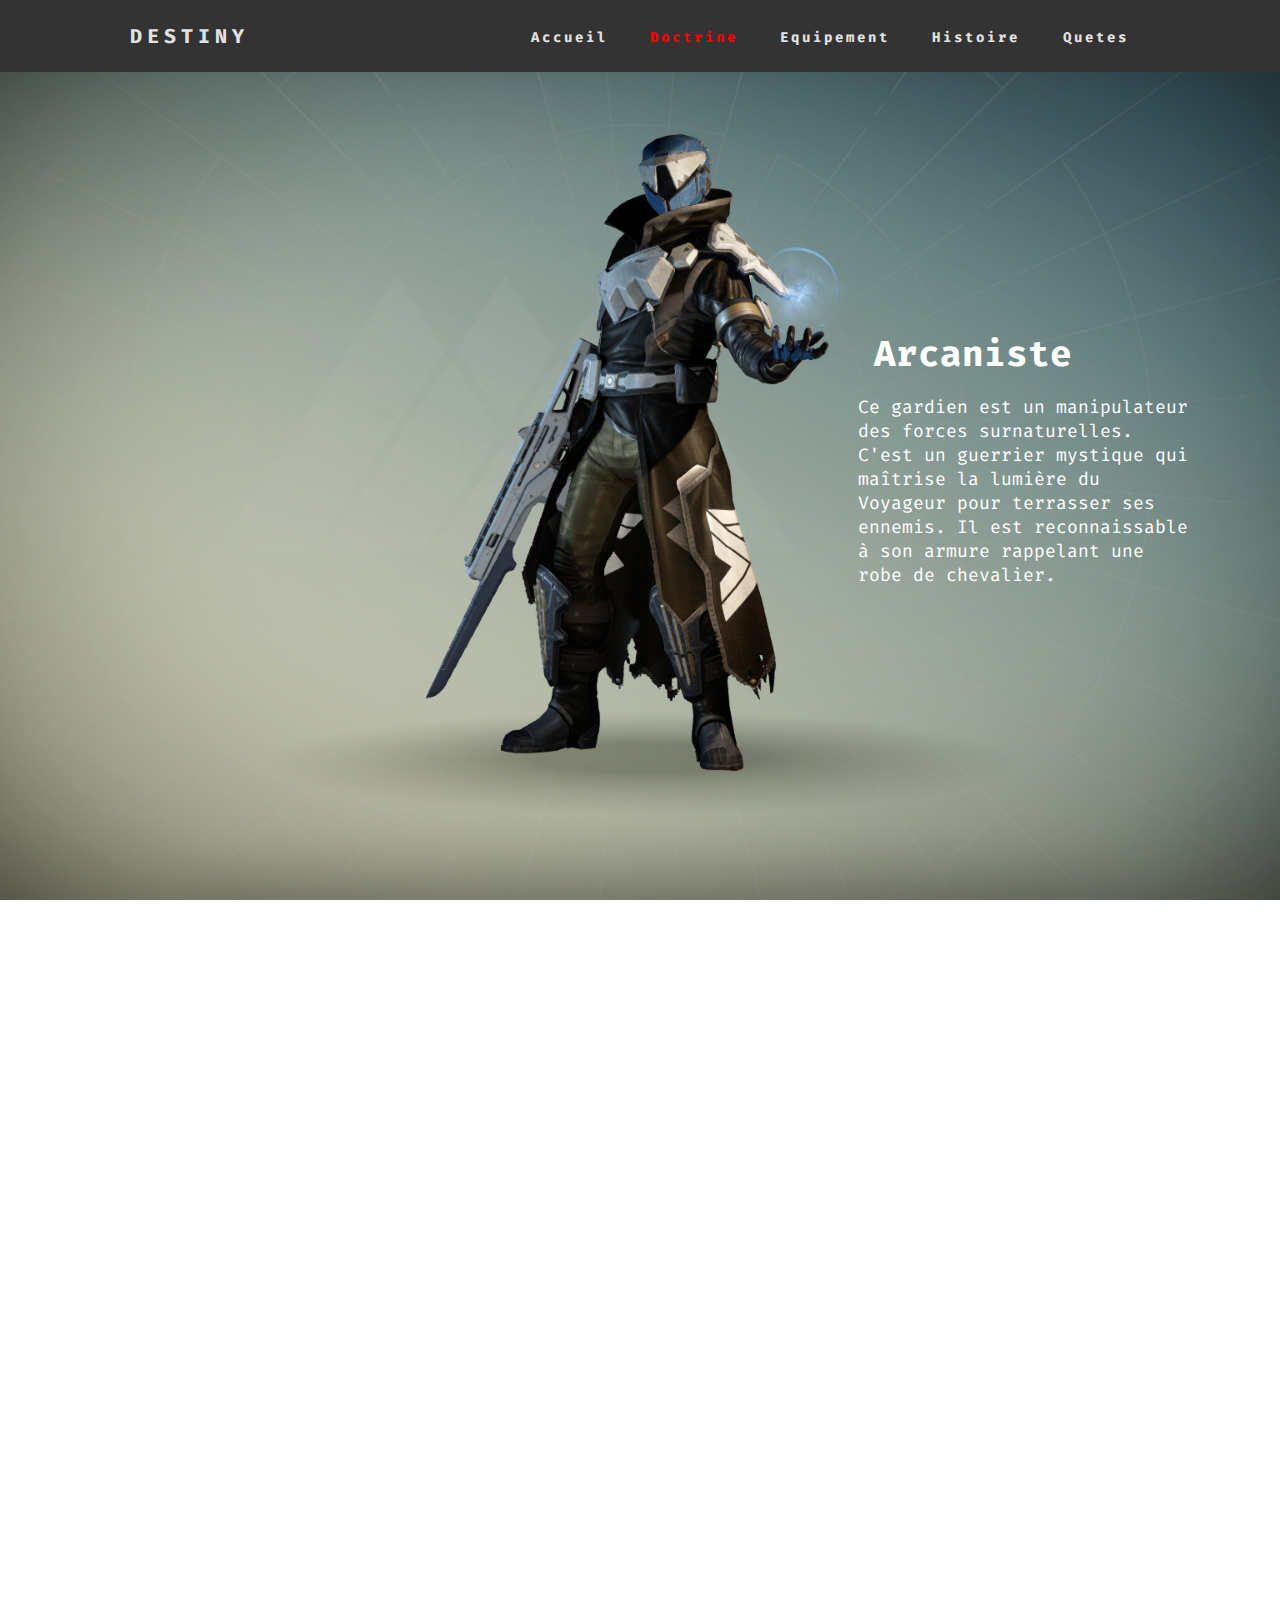
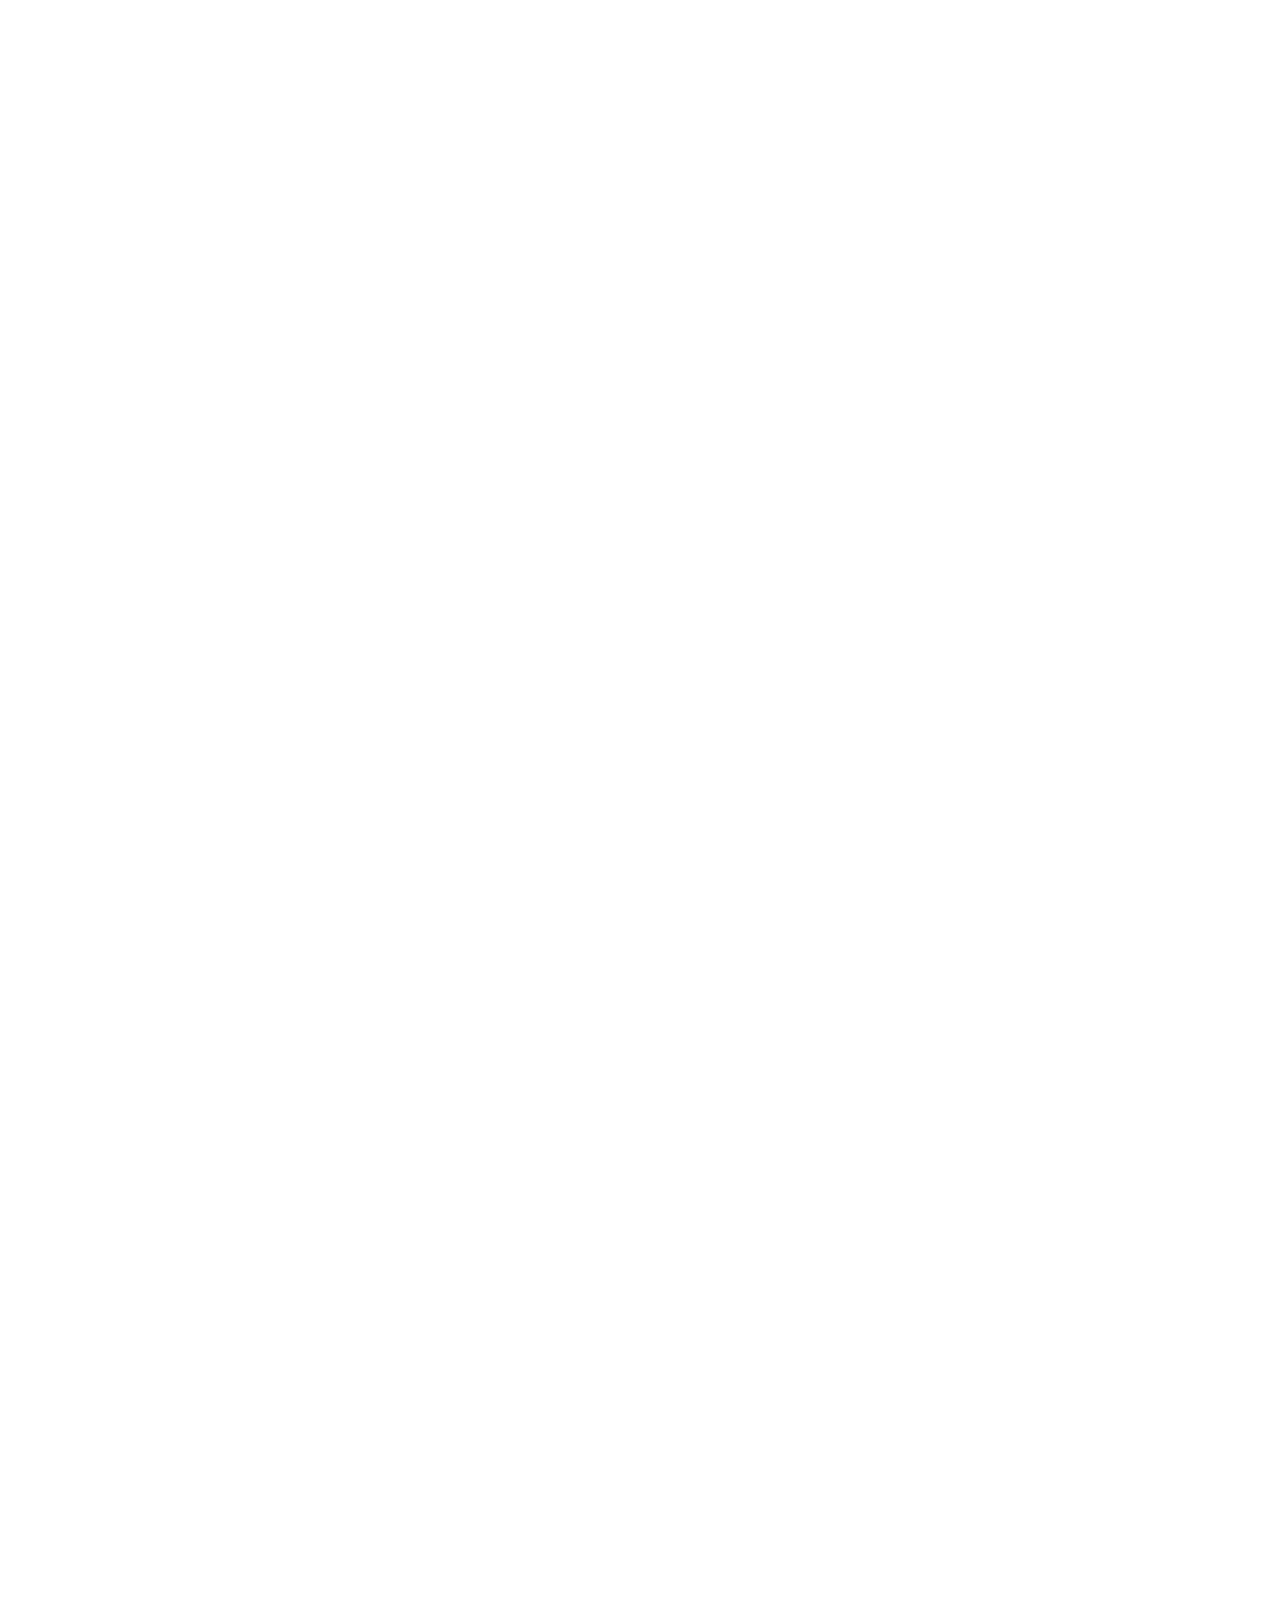
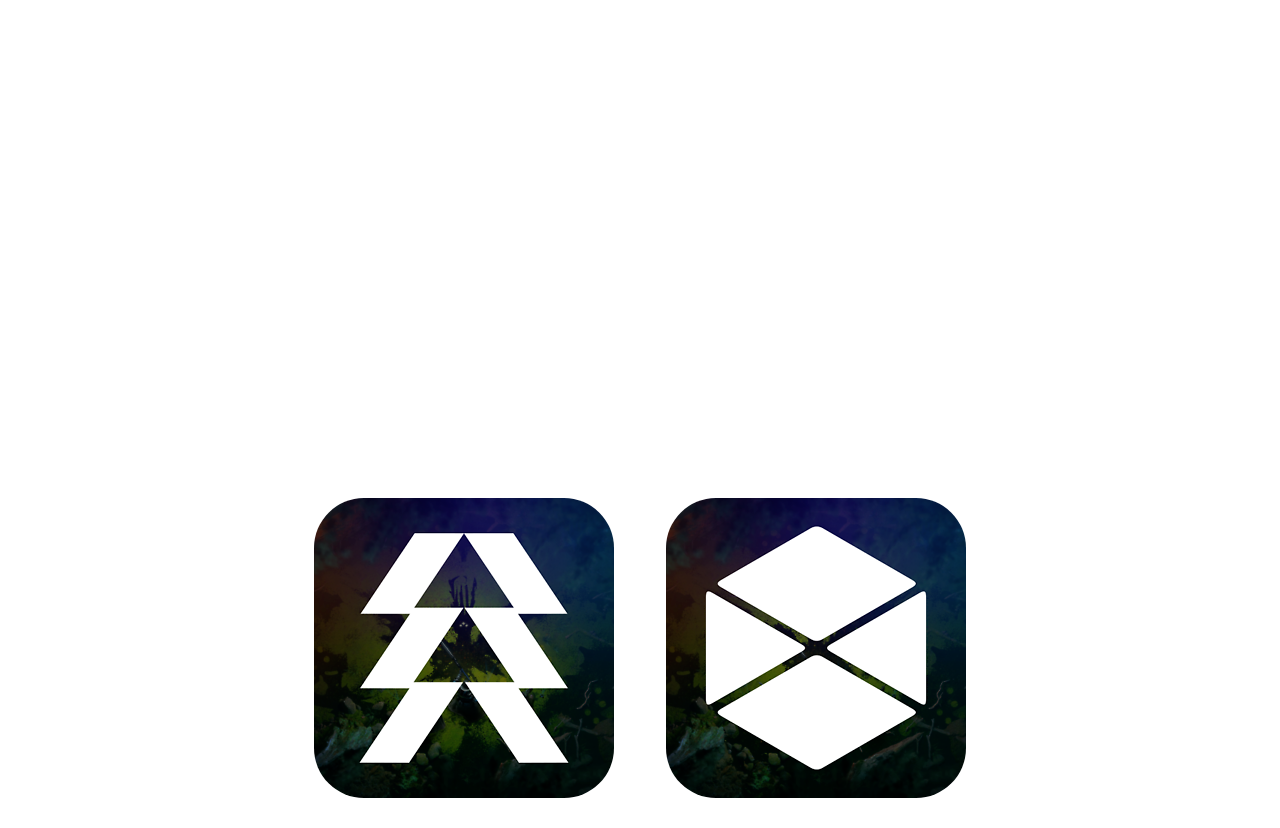
<file: Tab/Doctrine/Arcaniste.html>
<!DOCTYPE html>
<html lang="en">

<head>
    <meta charset="UTF-8">
    <meta http-equiv="X-UA-Compatible" content="IE=edge">
    <meta name="viewport" content="width=device-width, initial-scale=1.0">
    <title>Arcaniste</title>
    <!-- Icon -->
    <link rel="icon" type="image/png" href="../../Assets/Images/DestinyIcon.png" />
    <!-- Links -->
    <link rel="stylesheet" href="../../Src/Css/style.css">
    <link rel="stylesheet" href="../../Src/Css/nav.css">
    <link rel="stylesheet" href="../../Src/Css/Doctrine.css">
    <!-- Js -->
    <script src="../../Src/Js/nav.js" defer></script>
</head>

<body>
    <nav>
        <div class="logo">
            <h4>Destiny</h4>
        </div>
        <ul class="nav-links">
            <li><a href="../../index.html">Accueil</a></li>
            <li><a href="../Doctrine.html" class="red">Doctrine</a></li>
            <li><a href="../Equipement.html">Equipement</a></li>
            <li><a href="../Histoire.html">Histoire</a></li>
            <li><a href="../Quetes.html">Quetes</a></li>
        </ul>
        <div class="burger">
            <div class="line1"></div>
            <div class="line2"></div>
            <div class="line3"></div>
        </div>
    </nav>
    <main>
        <section class="arcaniste">
            <div class="post-it">
                <div class="post-it-title">
                    <h1>Arcaniste</h1>
                </div>
                <div class="post-it-main">
                    <p>Ce gardien est un manipulateur des forces surnaturelles. C'est un guerrier mystique qui maîtrise
                        la lumière du Voyageur pour terrasser ses ennemis. Il est reconnaissable à son armure rappelant
                        une robe de chevalier.</p>
                </div>
            </div>
        </section>
        <section class="arcaniste-solaire">
            <div class="post-it">
                <div class="post-it-title">
                    <h1>Lame de l'aube</h1>
                </div>
                <div class="post-it-main">
                    <p>“Lame de l’aube" (capacité solaire) : renforce l'Arcaniste, réduit les délais de récupérations de
                        ses capacités et peut le ressusciter (essentiellement la résurrection).</p>
                </div>
            </div>
        </section>
        <section class="arcaniste-abyssale">
            <div class="post-it">
                <div class="post-it-title">
                    <h1>Voie abyssale</h1>
                </div>
                <div class="post-it-main">
                    <p>"Voie abyssale" (capacité abyssale) : permet de lancer une puissante décharge sur les ennemis
                        (bombe nova, saut téléporté).</p>
                </div>
            </div>
        </section>
        <section class="arcaniste-cryo">
            <div class="post-it">
                <div class="post-it-title">
                    <h1>Rite de l'orage</h1>
                </div>
                <div class="post-it-main">
                    <p>"Rite de l'orage" (capacité cryo-électrique) : permet d'envoyer des décharges électriques
                        dévastatrices (super multi cible).</p>
                </div>
            </div>
        </section>
        <section class="buttonClasses">
            <a href="./Chasseur.html"><img src="../../Assets/Images/DoctrineChasseur.png" /></a>
            <a href="./Titan.html"><img src="../../Assets/Images/DoctrineTitan.png" /></a>
        </section>
    </main>

    
</body>

</html>
</file>
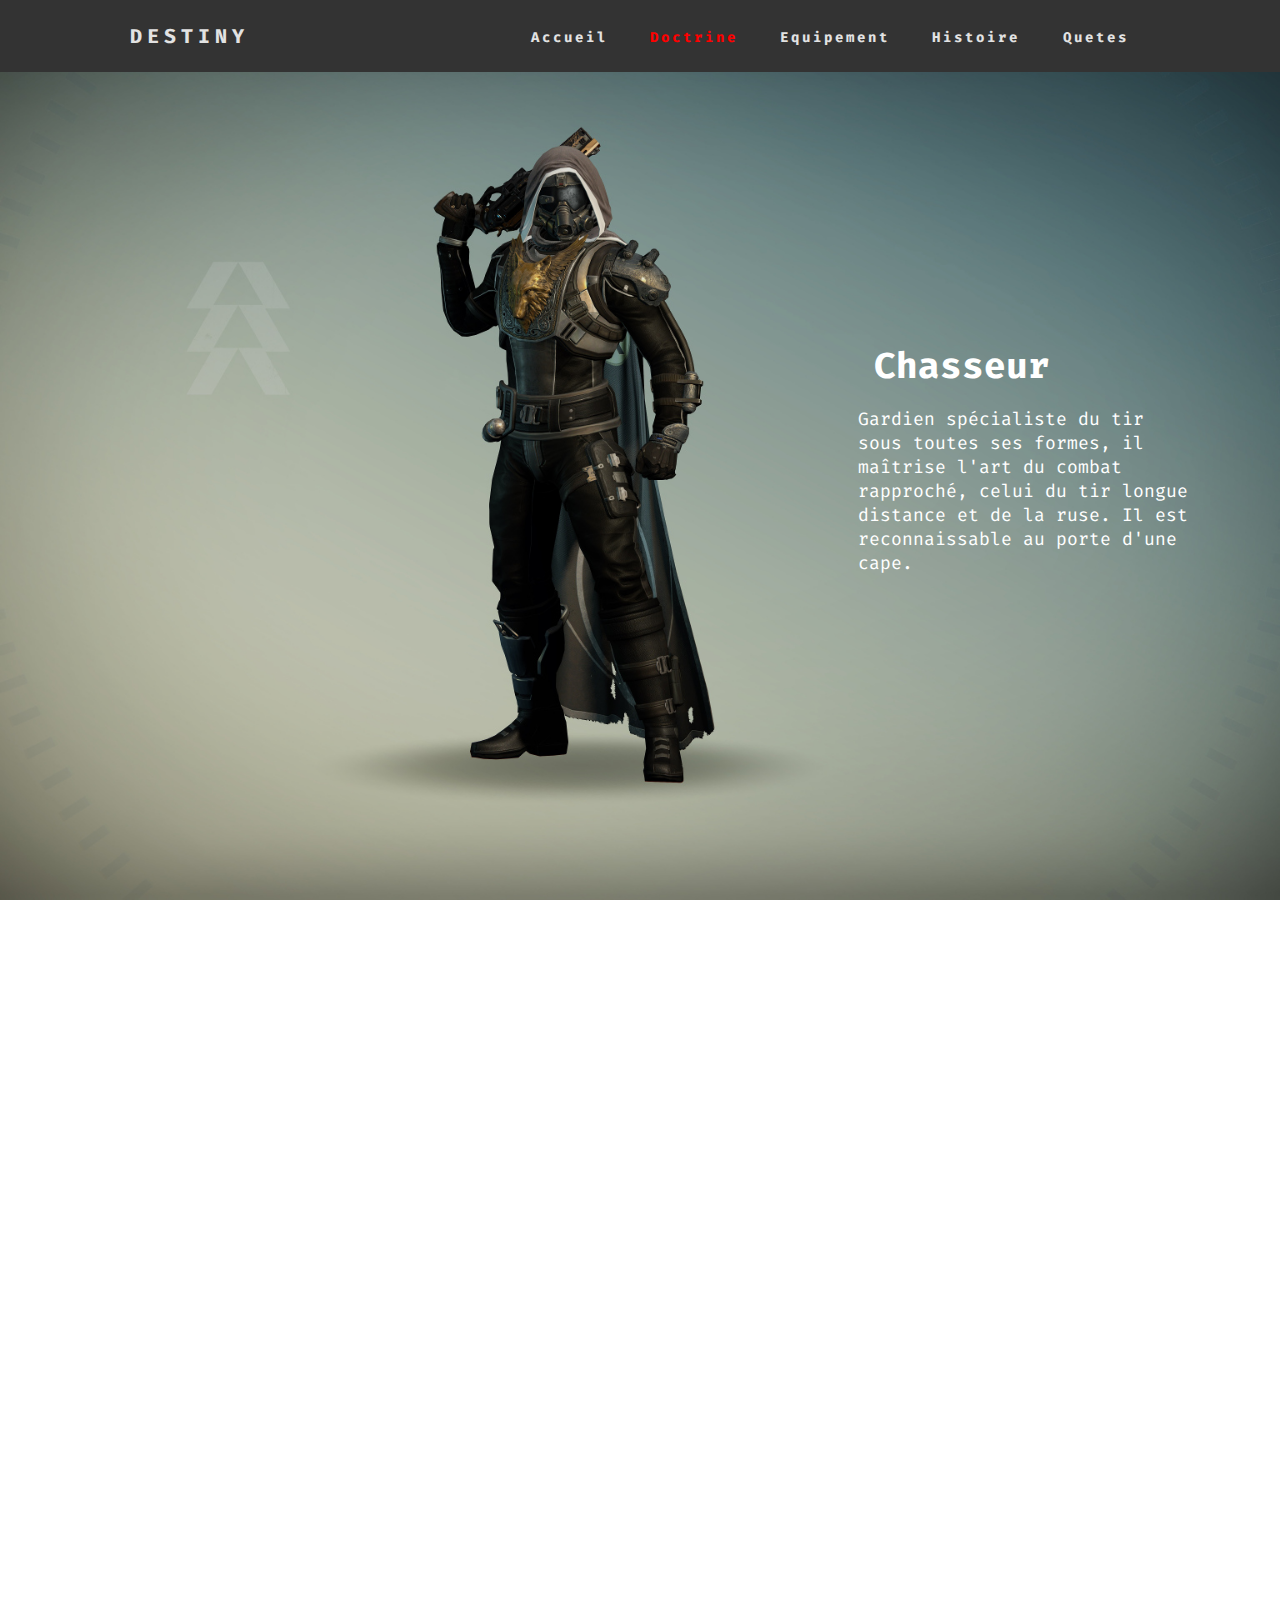
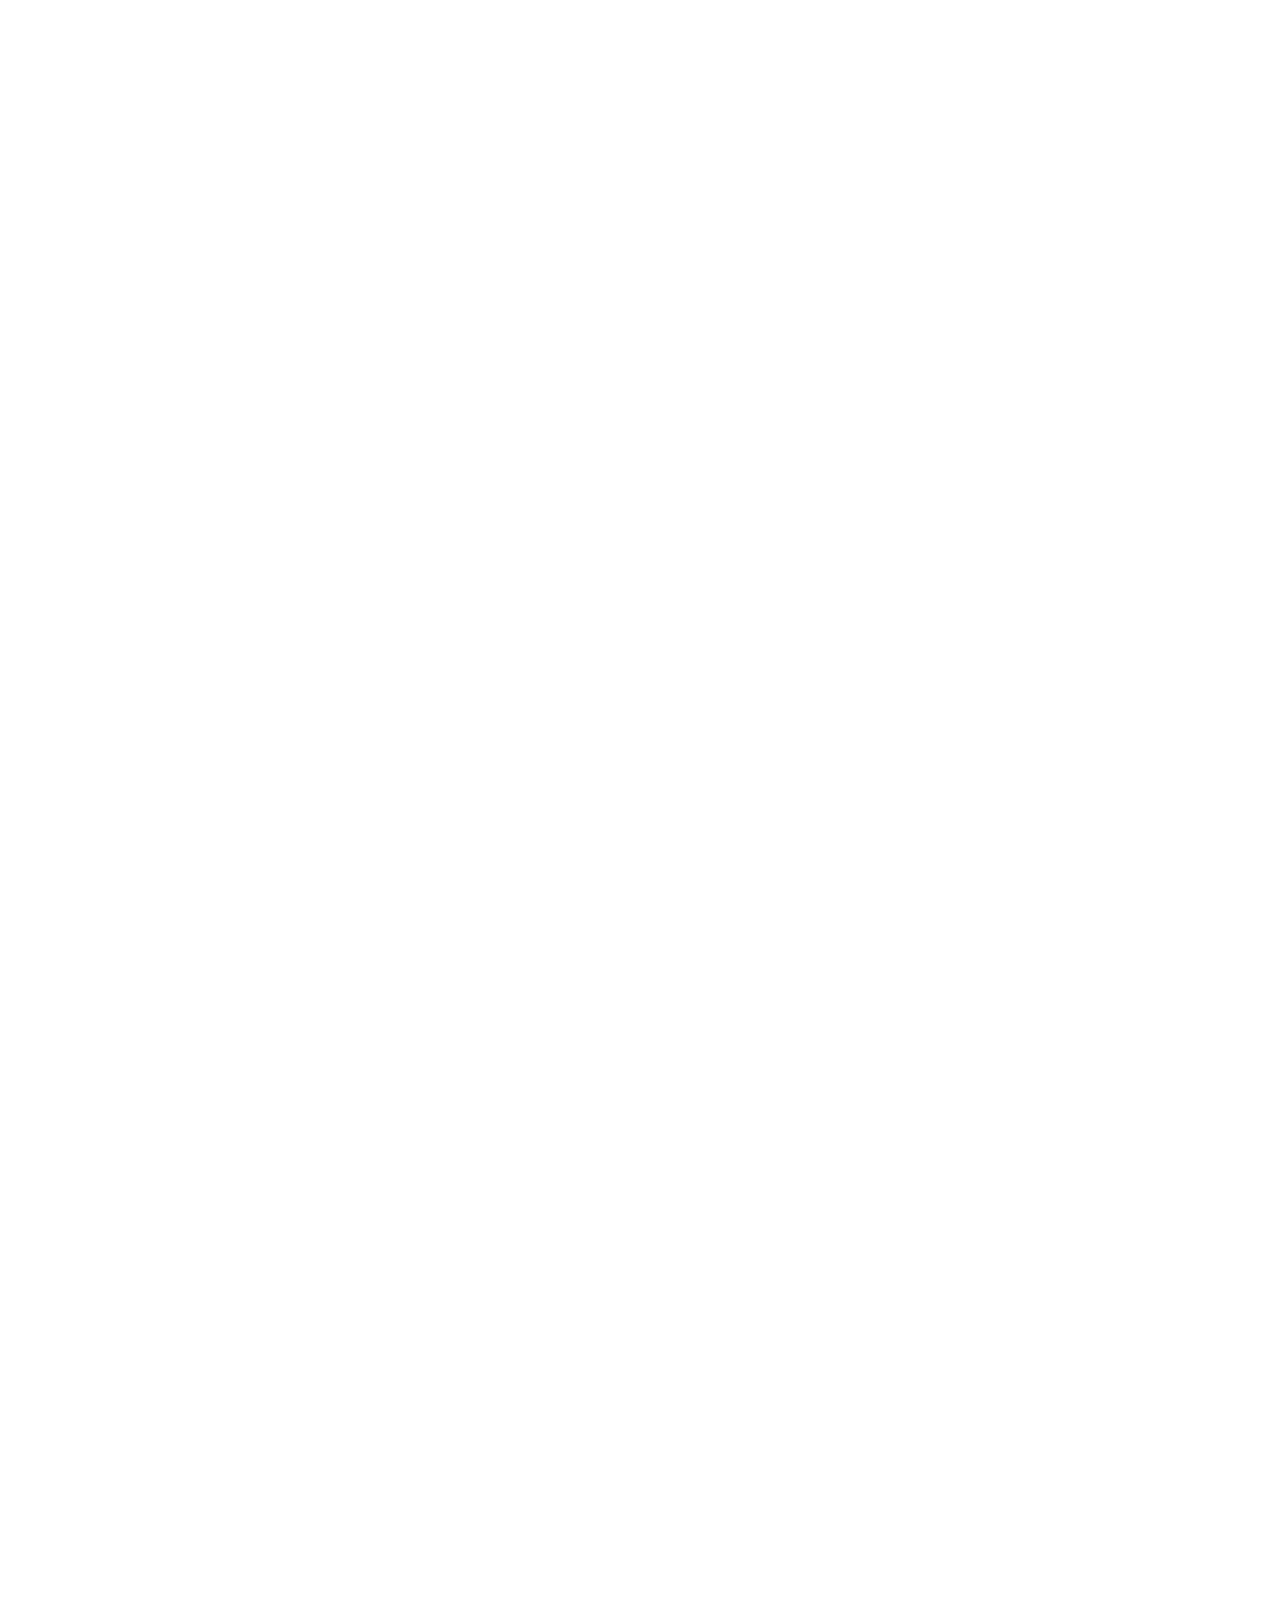
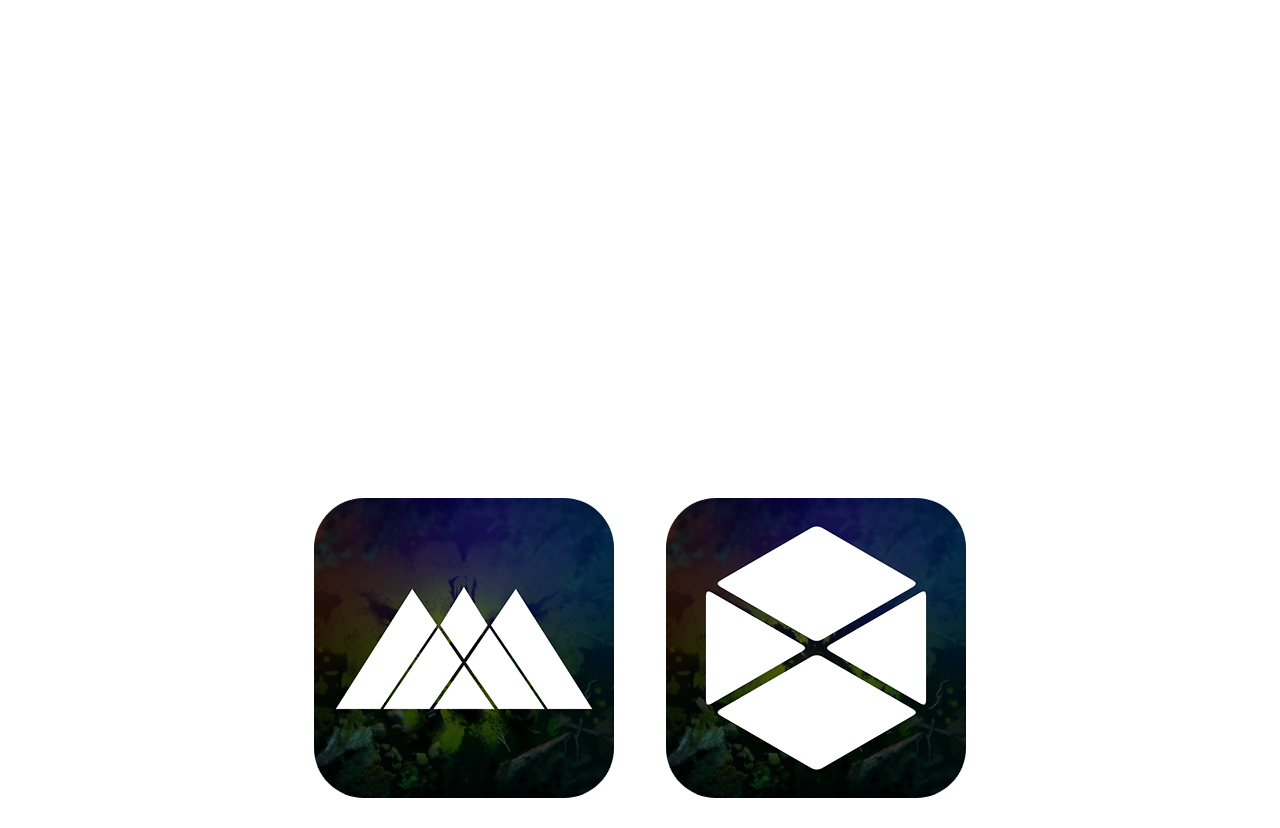
<file: Tab/Doctrine/Chasseur.html>
<!DOCTYPE html>
<html lang="en">

<head>
    <meta charset="UTF-8">
    <meta http-equiv="X-UA-Compatible" content="IE=edge">
    <meta name="viewport" content="width=device-width, initial-scale=1.0">
    <title>Chasseur</title>
    <!-- Icon -->
    <link rel="icon" type="image/png" href="../../Assets/Images/DestinyIcon.png" />
    <!-- Links -->
    <link rel="stylesheet" href="../../Src/Css/style.css">
    <link rel="stylesheet" href="../../Src/Css/nav.css">
    <link rel="stylesheet" href="../../Src/Css/Doctrine.css">
    <!-- Js -->
    <script src="../../Src/Js/nav.js" defer></script>
</head>

<body>
    <nav>
        <div class="logo">
            <h4>Destiny</h4>
        </div>
        <ul class="nav-links">
            <li><a href="../../index.html">Accueil</a></li>
            <li><a href="../Doctrine.html" class="red">Doctrine</a></li>
            <li><a href="../Equipement.html">Equipement</a></li>
            <li><a href="../Histoire.html">Histoire</a></li>
            <li><a href="../Quetes.html">Quetes</a></li>
        </ul>
        <div class="burger">
            <div class="line1"></div>
            <div class="line2"></div>
            <div class="line3"></div>
        </div>
    </nav>
    <main>
        <section class="chasseur">
            <div class="post-it">
                <div class="post-it-title">
                    <h1>Chasseur</h1>
                </div>
                <div class="post-it-main">
                    <p>Gardien spécialiste du tir sous toutes ses formes, il maîtrise l'art du combat rapproché, celui
                        du tir longue distance et de la ruse. Il est reconnaissable au porte d'une cape.</p>
                </div>
            </div>
        </section>
        <section class="chasseur-solaire">
            <div class="post-it">
                <div class="post-it-title">
                    <h1>Pistolero</h1>
                </div>
                <div class="post-it-main">
                    <p>« Pistolero » (capacité solaire) : fait apparaître un pistolet d'or avec peu de cartouches mais
                        infligeant de lourds dégâts (lancer de couteau et triple saut).</p>
                </div>
            </div>
        </section>
        <section class="chasseur-abyssale">
            <div class="post-it">
                <div class="post-it-title">
                    <h1>Rond de nuit</h1>
                </div>
                <div class="post-it-main">
                    <p>« Ronde de nuit » (capacité abyssale) : tire des flèches (3 au maximum) qui, en atterrissant sur
                        le sol, relie les ennemis qui voient alors leurs défenses être réduites (possibilité de se
                        rendre invisible mais moins qu'un épéiste, très utile en équipe car affaiblit l'ennemi).</p>
                </div>
            </div>
        </section>
        <section class="chasseur-cryo">
            <div class="post-it">
                <div class="post-it-title">
                    <h1>Grâce survoltée</h1>
                </div>
                <div class="post-it-main">
                    <p>« Épéiste » (capacité cryo-électrique) : fait apparaître une dague dans chaque main infligeant de
                        lourds dégâts au corps-à-corps (invisibilité, saut téléporté).</p>
                </div>
            </div>
        </section>
        <section class="buttonClasses">
            <a href="./Arcaniste.html"><img src="../../Assets/Images/DoctrineArcanist.png" /></a>
            <a href="./Titan.html"><img src="../../Assets/Images/DoctrineTitan.png" /></a>
        </section>
        <footer></footer>
    </main>
</body>

</html>
</file>
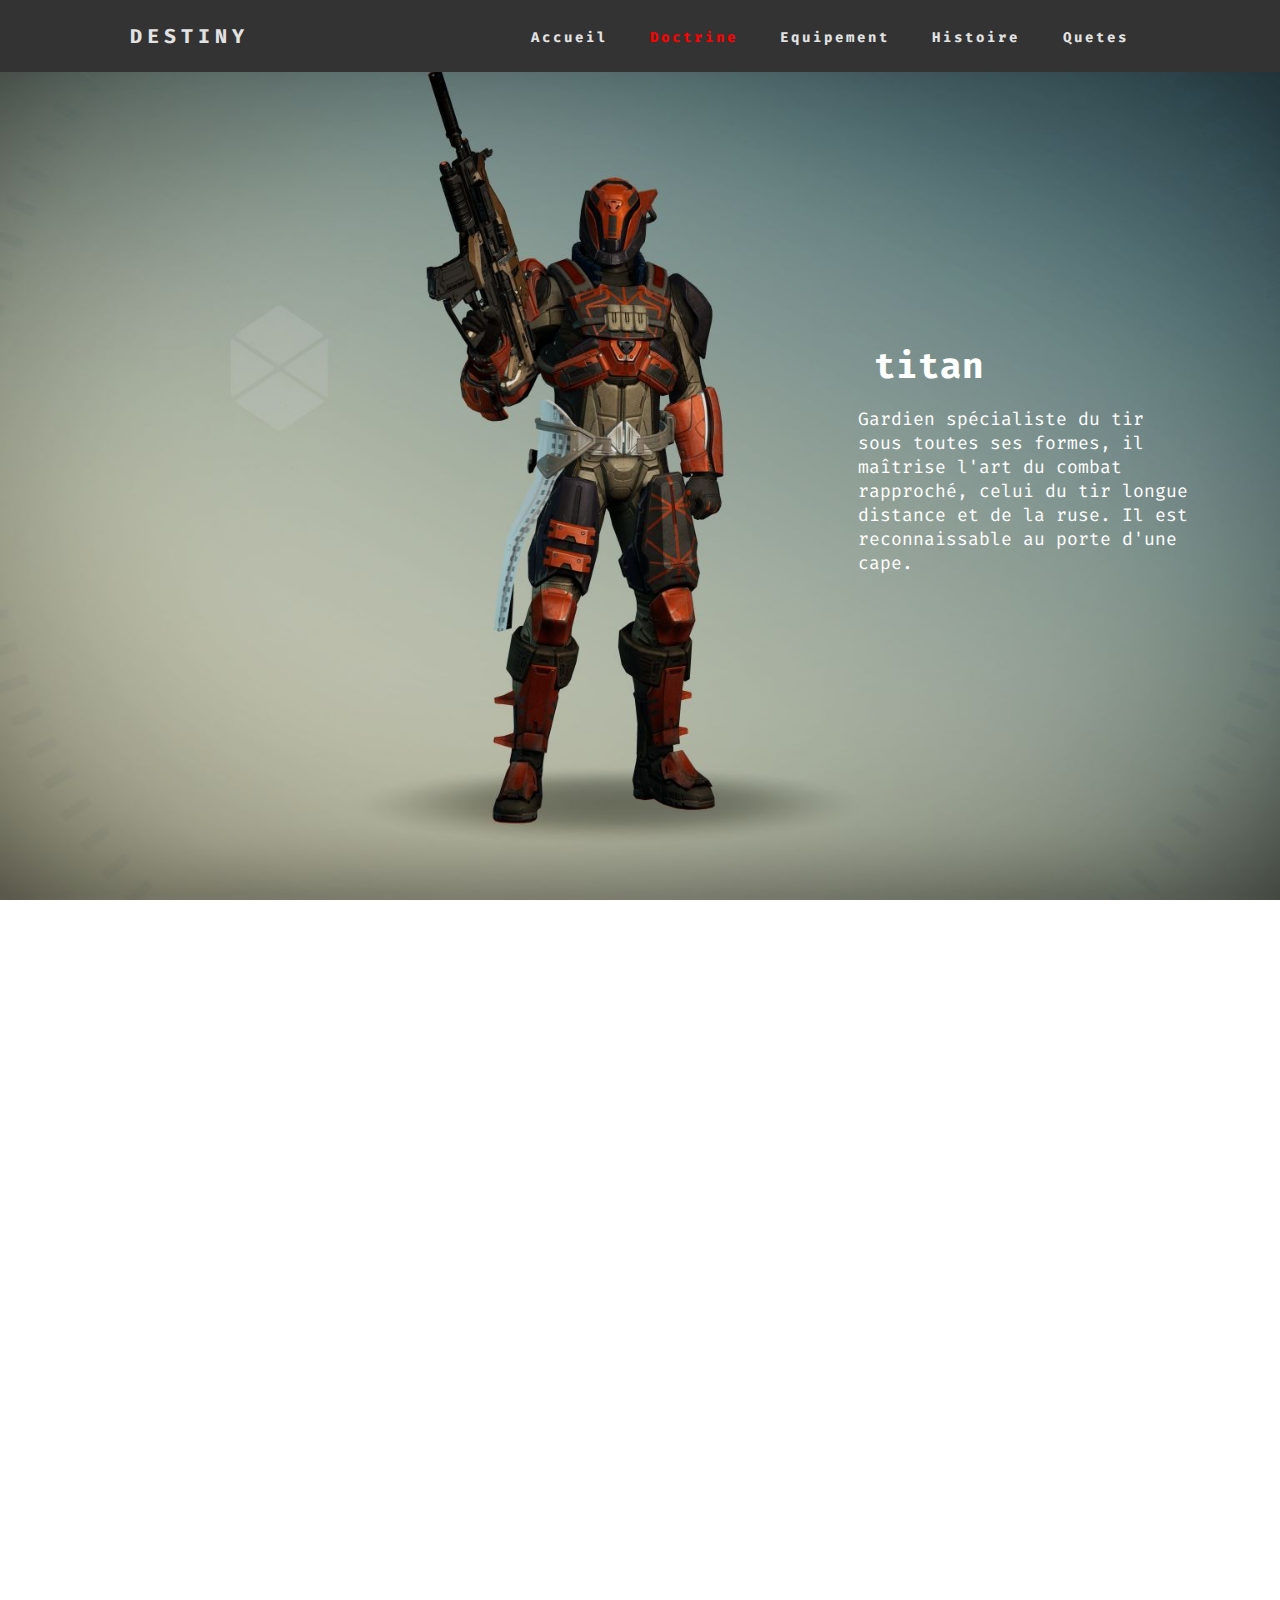
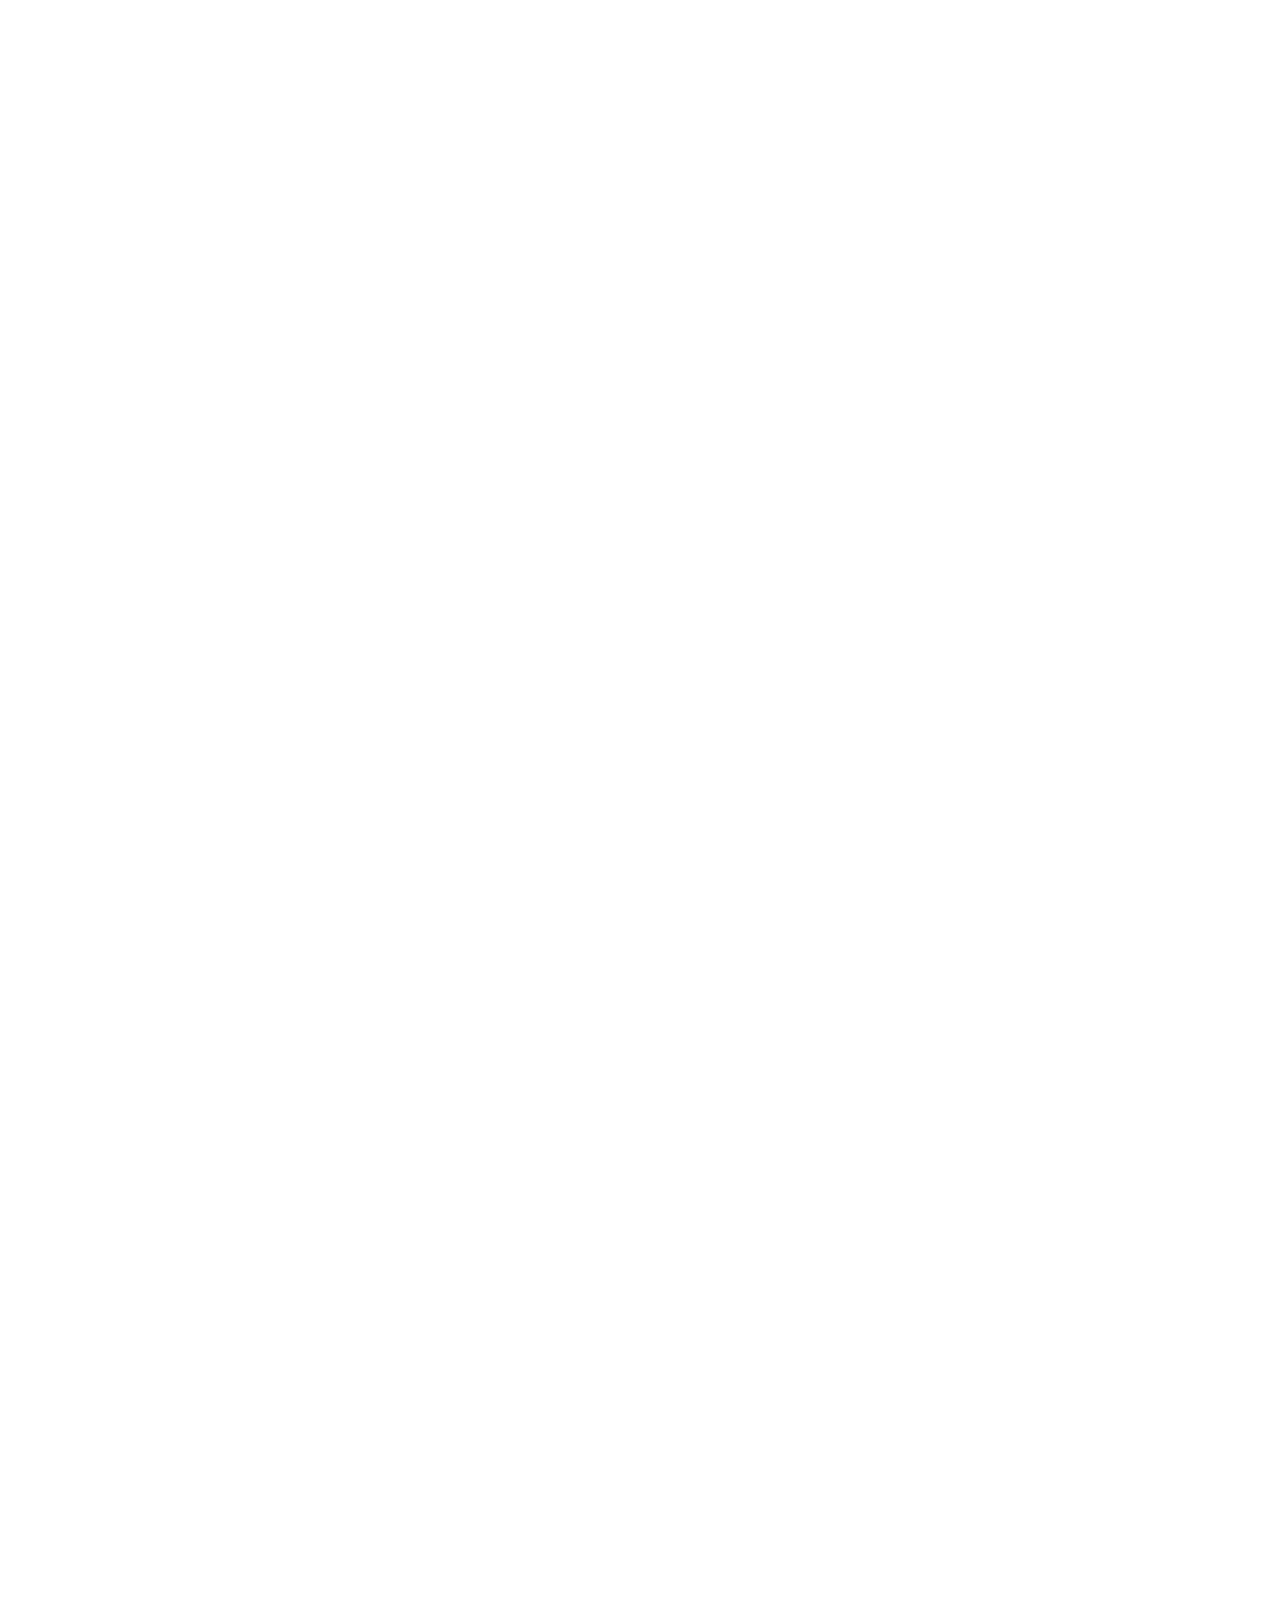
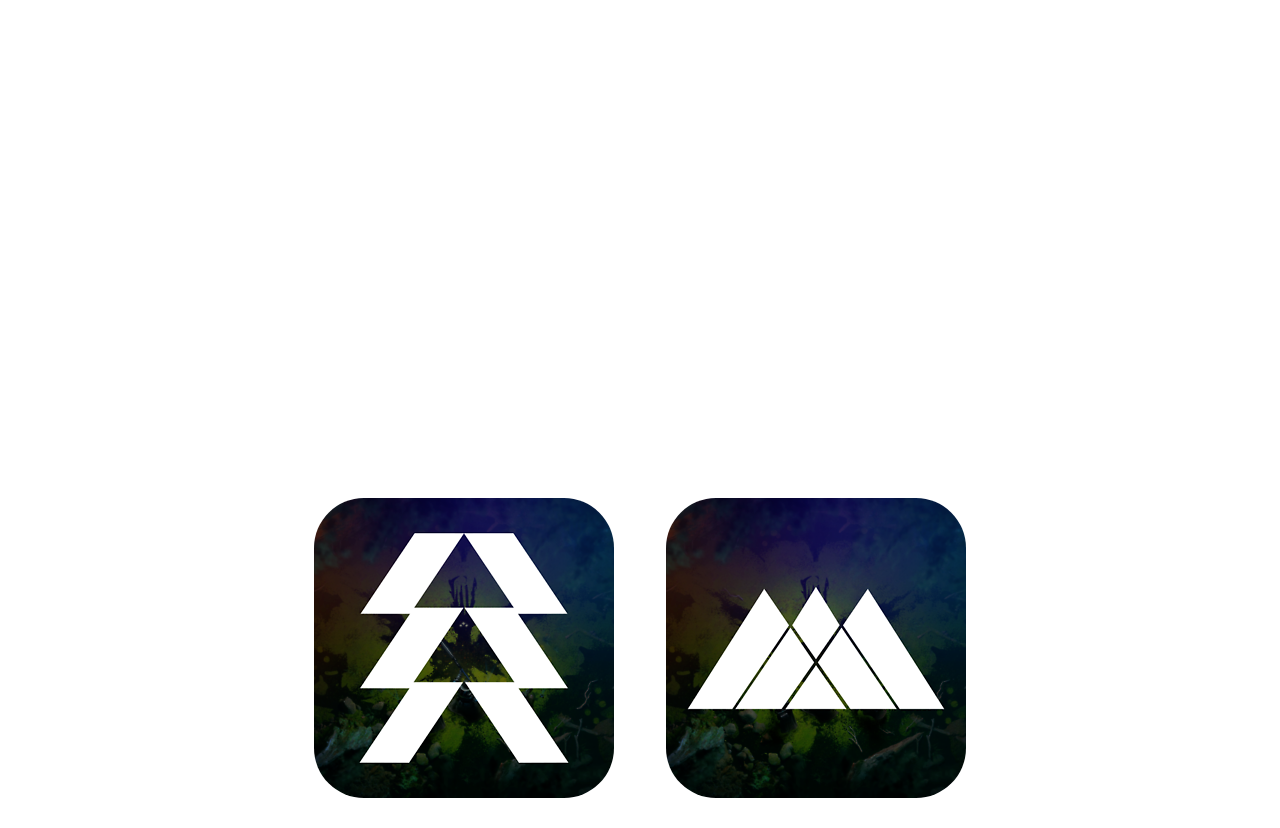
<file: Tab/Doctrine/Titan.html>
<!DOCTYPE html>
<html lang="en">

<head>
    <meta charset="UTF-8">
    <meta http-equiv="X-UA-Compatible" content="IE=edge">
    <meta name="viewport" content="width=device-width, initial-scale=1.0">
    <title>Chasseur</title>
    <!-- Icon -->
    <link rel="icon" type="image/png" href="../../Assets/Images/DestinyIcon.png" />
    <!-- Links -->
    <link rel="stylesheet" href="../../Src/Css/style.css">
    <link rel="stylesheet" href="../../Src/Css/nav.css">
    <link rel="stylesheet" href="../../Src/Css/Doctrine.css">
    <!-- Js -->
    <script src="../../Src/Js/nav.js" defer></script>
</head>

<body>
    <nav>
        <div class="logo">
            <h4>Destiny</h4>
        </div>
        <ul class="nav-links">
            <li><a href="../../index.html">Accueil</a></li>
            <li><a href="../Doctrine.html" class="red">Doctrine</a></li>
            <li><a href="../Equipement.html">Equipement</a></li>
            <li><a href="../Histoire.html">Histoire</a></li>
            <li><a href="../Quetes.html">Quetes</a></li>
        </ul>
        <div class="burger">
            <div class="line1"></div>
            <div class="line2"></div>
            <div class="line3"></div>
        </div>
    </nav>
    <main>
        <section class="titan">
            <div class="post-it">
                <div class="post-it-title">
                    <h1>titan</h1>
                </div>
                <div class="post-it-main">
                    <p>Gardien spécialiste du tir sous toutes ses formes, il maîtrise l'art du combat rapproché, celui
                        du tir longue distance et de la ruse. Il est reconnaissable au porte d'une cape.</p>
                </div>
            </div>
        </section>
        <section class="titan-solaire">
            <div class="post-it">
                <div class="post-it-title">
                    <h1>Pistolero</h1>
                </div>
                <div class="post-it-main">
                    <p>« Pistolero » (capacité solaire) : fait apparaître un pistolet d'or avec peu de cartouches mais
                        infligeant de lourds dégâts (lancer de couteau et triple saut).</p>
                </div>
            </div>
        </section>
        <section class="titan-abyssale">
            <div class="post-it">
                <div class="post-it-title">
                    <h1>Rond de nuit</h1>
                </div>
                <div class="post-it-main">
                    <p>« Ronde de nuit » (capacité abyssale) : tire des flèches (3 au maximum) qui, en atterrissant sur
                        le sol, relie les ennemis qui voient alors leurs défenses être réduites (possibilité de se
                        rendre invisible mais moins qu'un épéiste, très utile en équipe car affaiblit l'ennemi).</p>
                </div>
            </div>
        </section>
        <section class="titan-cryo">
            <div class="post-it">
                <div class="post-it-title">
                    <h1>Grâce survoltée</h1>
                </div>
                <div class="post-it-main">
                    <p>« Épéiste » (capacité cryo-électrique) : fait apparaître une dague dans chaque main infligeant de
                        lourds dégâts au corps-à-corps (invisibilité, saut téléporté).</p>
                </div>
            </div>
        </section>
        <section class="buttonClasses">
            <a href="./Chasseur.html"><img src="../../Assets/Images/DoctrineChasseur.png" /></a>
            <a href="./Arcaniste.html"><img src="../../Assets/Images/DoctrineArcanist.png" /></a>
        </section>
    </main>
</body>

</html>
</file>
<file: Src/Css/style.css>
@import url('https://fonts.googleapis.com/css2?family=Fira+Code:wght@300&display=swap');

* {
    margin: 0;
    padding: 0;
    box-sizing: border-box;
}

::-webkit-scrollbar {
    width: 10px;
    height: 10px;
}

::-webkit-scrollbar-track {
    background-color: transparent !important;
    border-radius: 10px;
}

::-webkit-scrollbar-thumb {
    background-color: rgb(80, 27, 80);
    border-radius: 10px;
}

/* --- BODY --- */

body {
    scroll-behavior: smooth;
    overflow-x: hidden;
    font-family: 'Fira code', Courier, monospace;
}
</file>
<file: Src/Css/nav.css>
nav {
  display: flex;
  justify-content: space-around;
  align-items: center;
  height: 8vh;

  background-color: #333;
  color: white;
}

.logo {
  color: rgb(226, 226, 226);
  text-transform: uppercase;
  letter-spacing: 5px;
  font-size: 20px;
}

.nav-links {
  display: flex;
  justify-content: space-around;
  width: 50%;
}

.nav-links li {
  list-style: none;
}

.nav-links a {
  color: rgb(226, 226, 226);
  text-decoration: none;
  letter-spacing: 3px;
  font-weight: bold;
  font-size: 14px;
}

.nav-links a:hover{
  color: red;
}

.burger {
  display: none;
  cursor: pointer;
}

.burger div {
  width: 25px;
  height: 3px;
  background-color: rgb(226, 226, 226);
  margin: 5px;
  border-radius: 50px;
  transition: all 0.3s ease;
}

@media screen and (max-width: 1024px) {
  .nav-links {
    width: 60%;
  }
}

@media screen and (max-width: 768px) {
  html {
    overflow-x: hidden !important;
  }

  .nav-links {
    position: absolute;
    right: 0px;
    top: 8vh;
    height: 92vh;
    width: 100%;
    background-color: #333;
    display: flex;
    flex-direction: column;
    align-items: center;
    transform: translateX(-200%);
    transition: transform 1s;
  }

  .nav-links li {
    opacity: 0;
  }

  .burger {
    display: block;
  }
}

.nav-active {
  transform: translateX(0%);
}

@keyframes navLinkFade {
  from {
    opacity: 0;
    transform: translateX(-50px);
  }

  to {
    opacity: 1;
    transform: translateX(0px);
  }
}

.toggle .line1 {
  transform: rotate(-45deg) translate(-5px, 6px);
}

.toggle .line2 {
  opacity: 0;
}

.toggle .line3 {
  transform: rotate(45deg) translate(-5px, -6px);
}

.red{color: red !important;}
</file>
<file: Src/Css/Doctrine.css>
/* --- HEADER --- */

header {
    background: url('../../Assets/Images/DoctrineBg.jpg') no-repeat center center fixed;
    -webkit-background-size: cover;
    -moz-background-size: cover;
    -o-background-size: cover;
    background-size: cover;
    height: 100vh;
    width: 100vw;
}

.card {
    padding-top: 5%;
    background-color: transparent;
}

.text {
    background-color: #c4c4c4;
    border-radius: 25px;
    text-align: center;
    width: 70%;
    padding: 5%;
    margin: 5% auto;
}

.button {
    text-align: center;
}

.button img {
    width: 10%;
    height: auto;
    border-radius: 25px;
}

@media screen and (max-width: 1200px) {
    .button img {
        width: 15%;
    }
}

@media screen and (max-width: 1000px) {
    .button img {
        width: 60%;
    }
}

@media screen and (max-width: 700px) {
    .button img {
        width: 50%;
    }
}


/* --- MAIN --- */
section {
    height: 100vh;
    width: 100vw;
}

/* --- Arcanist --- */
.arcaniste {
    background: url('../../Assets/Images/Arcaniste.jpg') no-repeat center center fixed;
    -webkit-background-size: cover;
    -moz-background-size: cover;
    -o-background-size: cover;
    background-size: cover;
}

.arcaniste-solaire {
    background: url('../../Assets/Images/Arcaniste-Solaire.jpg') no-repeat center center fixed;
    -webkit-background-size: cover;
    -moz-background-size: cover;
    -o-background-size: cover;
    background-size: cover;
}

.arcaniste-abyssale {
    background: url('../../Assets/Images/Arcaniste-Abyssale.jpg') no-repeat center center fixed;
    -webkit-background-size: cover;
    -moz-background-size: cover;
    -o-background-size: cover;
    background-size: cover;
}

.arcaniste-cryo {
    background: url('../../Assets/Images/Arcaniste-Cryo.jpg') no-repeat center center fixed;
    -webkit-background-size: cover;
    -moz-background-size: cover;
    -o-background-size: cover;
    background-size: cover;
}

.post-it {
    font-size: 18px;
}

.post-it-title {
    margin: 5%;
}

.arcaniste .post-it {
    color: white;
    width: 30%;
    height: auto;
    position: absolute;
    top: 50vh;
    left: 80vw;
    transform: translate(-50%, -50%);
    padding: 2%;
}

.arcaniste-solaire .post-it {
    color: white;
    width: 30%;
    height: auto;
    position: relative;
    top: 50vh;
    left: 20vw;
    transform: translate(-50%, -50%);
    padding: 2%;
}

.arcaniste-abyssale .post-it {
    color: white;
    width: 30%;
    height: auto;
    position: relative;
    top: 50vh;
    left: 80vw;
    transform: translate(-50%, -50%);
    padding: 2%;
}

.arcaniste-cryo .post-it {
    color: white;
    width: 30%;
    height: auto;
    position: relative;
    top: 50vh;
    left: 20vw;
    transform: translate(-50%, -50%);
    padding: 2%;
}

/* --- Chasseur --- */
.chasseur {
    background: url('../../Assets/Images/Chasseur.jpg') no-repeat center center fixed;
    -webkit-background-size: cover;
    -moz-background-size: cover;
    -o-background-size: cover;
    background-size: cover;
}

.chasseur-solaire {
    background: url('../../Assets/Images/Chasseur-Solaire.jpg') no-repeat center center fixed;
    -webkit-background-size: cover;
    -moz-background-size: cover;
    -o-background-size: cover;
    background-size: cover;
}

.chasseur-abyssale {
    background: url('../../Assets/Images/Chasseur-Abyssale.jpg') no-repeat center center fixed;
    -webkit-background-size: cover;
    -moz-background-size: cover;
    -o-background-size: cover;
    background-size: cover;
}

.chasseur-cryo {
    background: url('../../Assets/Images/Chasseur-Cryo.jpg') no-repeat center center fixed;
    -webkit-background-size: cover;
    -moz-background-size: cover;
    -o-background-size: cover;
    background-size: cover;
}

.chasseur .post-it {
    color: white;
    width: 30%;
    height: auto;
    position: absolute;
    top: 50vh;
    left: 80vw;
    transform: translate(-50%, -50%);
    padding: 2%;
}

.chasseur-solaire .post-it {
    color: white;
    width: 30%;
    height: auto;
    position: relative;
    top: 50vh;
    left: 80vw;
    transform: translate(-50%, -50%);
    padding: 2%;
}

.chasseur-abyssale .post-it {
    color: white;
    width: 30%;
    height: auto;
    position: relative;
    top: 50vh;
    left: 80vw;
    transform: translate(-50%, -50%);
    padding: 2%;
}

.chasseur-cryo .post-it {
    color: white;
    width: 30%;
    height: auto;
    position: relative;
    top: 50vh;
    left: 20vw;
    transform: translate(-50%, -50%);
    padding: 2%;
}

/* --- Titan --- */
.titan {
    background: url('../../Assets/Images/Titan.jpg') no-repeat center center fixed;
    -webkit-background-size: cover;
    -moz-background-size: cover;
    -o-background-size: cover;
    background-size: cover;
}

.titan-solaire {
    background: url('../../Assets/Images/Titan-Solaire.jpg') no-repeat center center fixed;
    -webkit-background-size: cover;
    -moz-background-size: cover;
    -o-background-size: cover;
    background-size: cover;
}

.titan-abyssale {
    background: url('../../Assets/Images/Titan-Abyssale.jpg') no-repeat center center fixed;
    -webkit-background-size: cover;
    -moz-background-size: cover;
    -o-background-size: cover;
    background-size: cover;
}

.titan-cryo {
    background: url('../../Assets/Images/Titan-Cryo.jpg') no-repeat center center fixed;
    -webkit-background-size: cover;
    -moz-background-size: cover;
    -o-background-size: cover;
    background-size: cover;
}

.titan .post-it {
    color: white;
    width: 30%;
    height: auto;
    position: absolute;
    top: 50vh;
    left: 80vw;
    transform: translate(-50%, -50%);
    padding: 2%;
}

.titan-solaire .post-it {
    color: white;
    width: 30%;
    height: auto;
    position: relative;
    top: 50vh;
    left: 15vw;
    transform: translate(-50%, -50%);
    padding: 2%;
}

.titan-solaire .post-it-main {
    background: transparent;
    backdrop-filter: blur(10px);
}

.titan-abyssale .post-it {
    color: white;
    width: 30%;
    height: auto;
    position: relative;
    top: 50vh;
    left: 80vw;
    transform: translate(-50%, -50%);
    padding: 2%;
}

.titan-cryo .post-it {
    color: white;
    width: 30%;
    height: auto;
    position: relative;
    top: 50vh;
    left: 80vw;
    transform: translate(-50%, -50%);
    padding: 2%;
}

/* --- Button Doctrine --- */

.buttonClasses {
    height: auto;
    display: flex;
    flex-direction: row;
    flex-wrap: nowrap;
    align-content: center;
    align-items: center;
    justify-content: center;
}

.buttonClasses span {
    font-size: 50px;
}

.buttonClasses a {
    margin: 2%;
}

.buttonClasses img{
    border-radius: 50px;
}
</file>
